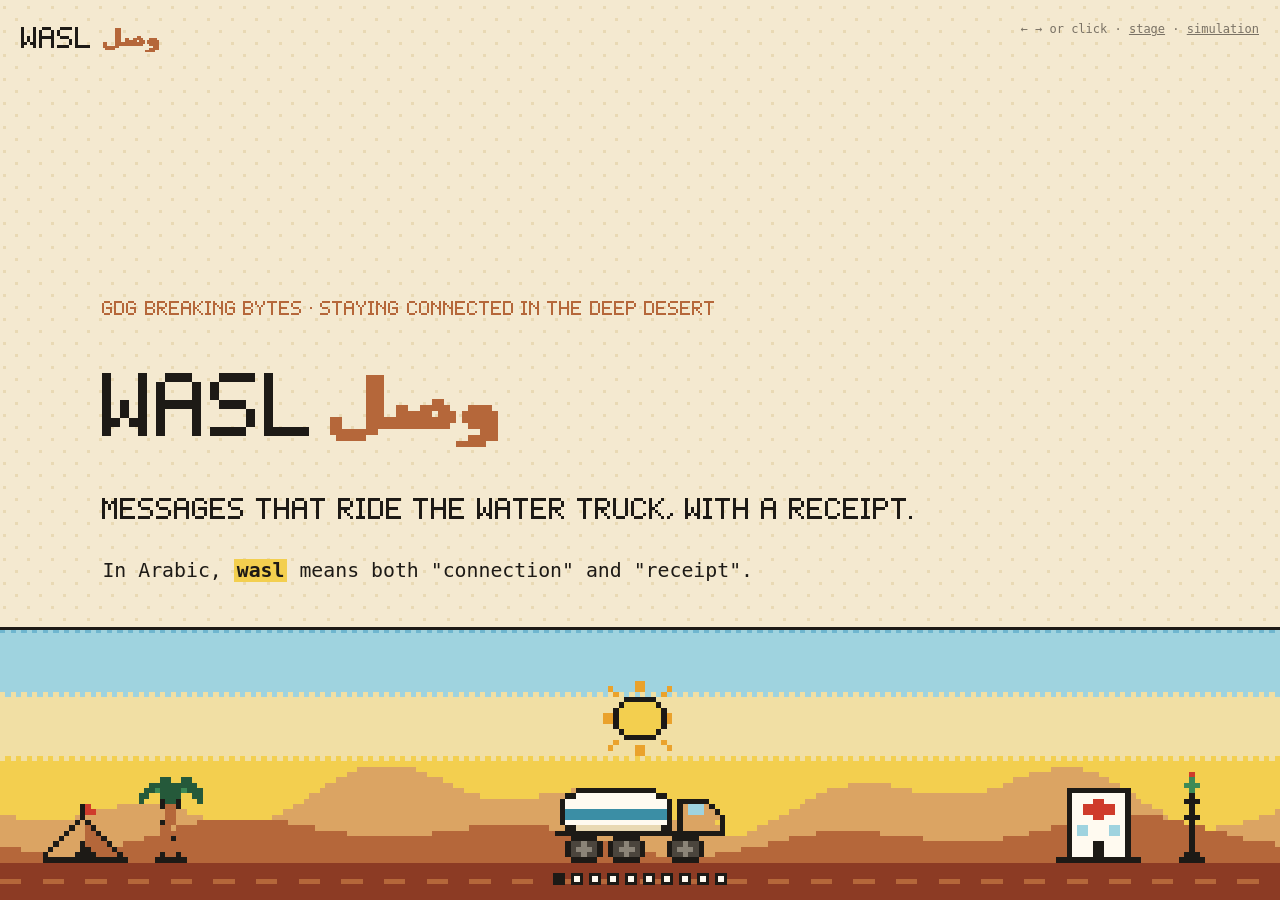
<file: docs/index.html>
<!doctype html>
<html lang="en">
<head>
<meta charset="utf-8">
<meta name="viewport" content="width=device-width,initial-scale=1">
<title>Wasl · Pitch</title>
<link rel="stylesheet" href="common.css"><link rel="stylesheet" href="pixel.css" data-skin>
<style>
body{overflow:hidden}
section{display:none;position:absolute;inset:0;padding:9vh 8vw 11vh;flex-direction:column;justify-content:center}
section.cur{display:flex}
.k{color:var(--clay);margin-bottom:3vh}
.lead{font-size:clamp(15px,1.55vw,22px);line-height:1.5;max-width:56ch;margin-top:3.5vh}
.lead b{background:var(--yellow);padding:0 3px}
.row2{display:grid;grid-template-columns:1.15fr .85fr;gap:6vw;align-items:center}
.strip{position:absolute;left:0;right:0;bottom:0;border-top:var(--u) solid var(--ink)}
.strip canvas{max-height:30vh;object-fit:cover;object-position:bottom}
.flow{display:flex;align-items:center;margin-top:5vh;max-width:1000px}
.stop{flex:none;width:210px;padding:18px 9px;text-align:center}
.stop small{display:block;margin-top:9px;font-size:14px;color:var(--ink)}
.dash{flex:1;border-top:var(--u) dashed var(--ink);position:relative}
.dash::after{content:"";position:absolute;top:-9px;width:15px;height:15px;background:var(--amber);border:var(--u) solid var(--ink);animation:run 2s steps(9) infinite}
.dash.back::after{animation-direction:reverse}
@keyframes run{from{left:0}to{left:calc(100% - 15px)}}
.tk{position:relative;max-width:420px;padding:21px}
.tk .perf{border-top:var(--u) dashed var(--ink);margin:18px -21px 15px}
.tk .who2{max-width:62%;margin:12px 0}
.stamp{position:absolute;right:15px;top:15px;padding:6px 9px;border:var(--u) solid var(--green);outline:var(--u) solid var(--green);outline-offset:var(--u);color:var(--green);text-align:center;background:var(--paper)}
.tiles{display:grid;grid-template-columns:repeat(3,1fr);gap:9px;max-width:420px}
.tiles .box{padding:18px 6px;text-align:center}
.ledger{margin-top:4vh;border-top:var(--u) solid var(--ink);max-width:1100px}
.ledger>div{display:grid;grid-template-columns:minmax(190px,auto) 1fr;gap:30px;align-items:center;padding:2.2vh 0;border-bottom:1px dashed var(--mute);font-size:clamp(14px,1.35vw,19px)}
.ledger small{font-size:.85em;display:block;margin-top:3px}
.fine{font-size:12.5px;color:var(--mute);margin-top:3vh;max-width:80ch}
.links{display:flex;gap:9px;margin-top:5vh;flex-wrap:wrap}
.links .btn{font-size:16px;padding:12px 18px}
.nav{position:fixed;left:0;right:0;bottom:15px;display:flex;justify-content:center;gap:6px;z-index:5}
.nav i{width:12px;height:12px;border:var(--u) solid var(--ink);background:var(--paper);cursor:pointer}.nav i.cur{background:var(--ink)}
.corner{position:fixed;top:15px;left:21px;z-index:5}.hint{position:fixed;top:21px;right:21px;z-index:5;color:var(--mute);font-size:12px}
.night{max-width:440px}
.night .dlg{padding:12px;border-top:var(--u) solid var(--ink)}
</style>
</head>
<body>
<div class="corner"><span data-brand="3"></span></div>
<div class="hint">← → or click · <a href="live.html">stage</a> · <a href="sim.html">simulation</a></div>

<section>
  <div class="k" data-h="k">GDG Breaking Bytes · Staying connected in the deep desert</div>
  <div><span data-brand="12" id="bigbrand"></span></div>
  <div style="margin-top:4vh" data-h="3">Messages that ride the water truck, with a receipt.</div>
  <p class="lead">In Arabic, <b>wasl</b> means both "connection" and "receipt".</p>
  <div class="strip"><canvas class="px" id="sc1"></canvas></div>
</section>

<section><div class="row2"><div>
  <div class="k" data-h="k">The problem</div>
  <div data-h="1">Silence makes people walk.</div>
  <p class="lead">You send an SOS with no signal. <b>Nothing answers.</b> So you leave your vehicle to look for coverage, and the walk is what kills. Getting a message out is half the problem. <b>Knowing it arrived</b> is the other half.</p></div>
  <div class="box night"><canvas class="px" id="sc2"></canvas><div class="dlg"><div data-h="3">No truck nearby.</div></div></div></div>
</section>

<section>
  <div class="k" data-h="k">The idea</div>
  <div data-h="2">The truck already goes there.</div>
  <div class="flow"><div class="stop box"><span data-sp="phone,6"></span><small>Camp phone<br>no signal, no app store</small></div><div class="dash"></div>
    <div class="stop box"><span data-sp="truck,5"></span><small>Water truck<br>Raspberry Pi hotspot in the cab</small></div><div class="dash"></div>
    <div class="stop box"><span data-sp="clinic,6"></span><small>Clinic in town<br>replies ride back</small></div></div>
  <p class="lead">No towers, no airtime, no new habit. The water truck visits every camp on a schedule. We put a <b>$60 computer</b> in its cab.</p>
</section>

<section><div class="row2"><div>
  <div class="k" data-h="k">The product is the receipt</div>
  <div data-h="2">Proof that someone knows.</div>
  <p class="lead">The moment the truck takes your message, your phone gets a custody receipt and an honest forecast, learned from <b>that truck's own last 40 trips</b>. Delivered, read and answered each come back as another receipt.</p></div>
  <div class="tk box"><div class="stamp"><div id="stAr"></div><div data-px="2">OK ✓</div></div><div data-px="2">Receipt · 21:43</div><div class="who2" data-px="2">Truck 7 has your message</div><div data-px="4">Stay where you are.</div><div class="perf"></div><p>Reaches the clinic: likely by 03:53 · 9 of 10 trips arrive by 05:38</p></div></div>
</section>

<section><div class="row2"><div>
  <div class="k" data-h="k">For people who do not read</div>
  <div data-h="2">Six pictures. Hold to send.</div>
  <p class="lead">Every status can be <b>read aloud</b>. Arabic and English. The sky is the signal bar: night means no truck, day means the truck is here.</p></div>
  <div class="tiles"><div class="box" data-sp="aid,5"></div><div class="box" data-sp="sick,5"></div><div class="box" data-sp="water,5"></div><div class="box" data-sp="car,5"></div><div class="box" data-sp="camel,5"></div><div class="box" data-sp="compass,5"></div></div></div>
</section>

<section>
  <div class="k" data-h="k">When the link is weak or drops</div>
  <div data-h="2">The SOS goes first. The photo resumes.</div>
  <div class="ledger">
    <div><span data-h="2">172 B</span><div><b>Priority order.</b> Life-threatening first, photos last. The whole SOS crosses before a single photo chunk.</div></div>
    <div><span data-h="2">82%</span><div><b>Resume, never restart.</b> The truck drove off at 82%. The next contact starts at 82%.</div></div>
    <div><span data-h="2">0</span><div><b>Receipts for half a message.</b> Custody is granted only when a bundle is whole, and storage is freed only when the destination confirms.</div></div>
  </div>
</section>

<section>
  <div class="k" data-h="k">The desert rules</div>
  <div data-h="2">Built for heat, dust and no power.</div>
  <div class="ledger">
    <div><span data-h="3">Power</span><div>5 W from the truck's 12 V socket. Camps need nothing new.</div></div>
    <div><span data-h="3">Heat, dust</span><div>One sealed box in a cab. Nothing mounted in the field.</div></div>
    <div><span data-h="3">Cost</span><div>About $100 per truck, shared by every camp on its route. No fees, no per-user hardware.</div></div>
    <div><span data-h="3">Clock</span><div>A Pi forgets the time. The truck learns it from the first phone it meets.</div></div>
  </div>
</section>

<section>
  <div class="k" data-h="k">Measured in simulation, not in the field</div>
  <div data-h="2">We measured what we promise.</div>
  <div class="ledger">
    <div><span data-h="2" style="color:var(--green)">~86%</span><div><b>Promises kept.</b> The receipt says "9 of 10". Measured across 27 simulated camps and 3 trucks.</div></div>
    <div><span data-h="2" style="color:var(--clay)">~33 h</span><div><b>Median SOS to town.</b> About 24 h when 12 other vehicles carry Wasl. Today the number is "never".</div></div>
    <div><span data-h="2" style="color:var(--red)">81 km</span><div><b>To the nearest signal</b> from the average simulated camp. About 20 hours on foot, with no way to know anyone heard.</div></div>
  </div>
  <p class="fine">Camp positions, trip times and the forecast's history are simulated and labelled so in the product. The node, the sync, the receipts and the resume are real code you can watch run.</p>
</section>

<section>
  <div class="k" data-h="k">How it gets deployed</div>
  <div data-h="2">One truck. Six camps. Four weeks.</div>
  <div class="ledger">
    <div><span data-h="3">1 · Pilot</span><div>One water contractor, one route, one clinic. The driver does nothing new: the box powers on with the engine.</div></div>
    <div><span data-h="3">2 · Route</span><div>Every truck on the route, same software. More carriers mean shorter waits, and the forecast learns each truck separately.</div></div>
    <div><span data-h="3">3 · Then</span><div>Any vehicle as a carrier, a native app for phone-to-phone relay, and a satellite messenger on the truck for life-threatening bundles only.</div></div>
  </div>
</section>

<section>
  <div class="k" data-h="k">Wasl</div>
  <div data-h="1">It arrived.</div>
  <p class="lead">A connection is only worth something when you know it worked.</p>
  <div class="links"><a class="btn on" href="live.html">Live demo</a><a class="btn" href="sim.html">Network simulation</a><a class="btn" href="live.html">Clinic console</a></div>
</section>

<div class="nav" id="nav"></div>
<script>
// pixel sizes are whole numbers, so pick the type scale once from the screen width
{ const big = innerWidth > 1300, T = {1: big ? 11 : 8, 2: big ? 7 : 5, 3: big ? 4 : 3, k: 2};
  document.querySelectorAll('[data-h]').forEach(el => el.dataset.px = T[el.dataset.h]);
  if (!big) document.getElementById('bigbrand').dataset.brand = 9; }
</script>
<script src="common.js"></script>
<script>
$('#stAr').innerHTML = px('وصل', 4);
Scene($('#sc2'), 'phone');
let hop = 0; const s1 = Scene($('#sc1'), 'route'); setInterval(() => s1.set({pos: ['camp', 'road', 'town', 'road'][hop++ % 4]}), 3500);
const S = $$('section'), nav = $('#nav');
let i = Math.min(S.length - 1, Math.max(0, (+location.hash.slice(1) || 1) - 1));
nav.innerHTML = S.map(() => '<i></i>').join('');
function go(n) { i = Math.max(0, Math.min(S.length - 1, n)); S.forEach((s, j) => s.classList.toggle('cur', j === i)); [...nav.children].forEach((d, j) => d.classList.toggle('cur', j === i)); history.replaceState(null, '', '#' + (i + 1)); }
addEventListener('keydown', e => { if (['ArrowRight', ' ', 'PageDown', 'Enter'].includes(e.key)) go(i + 1); if (['ArrowLeft', 'PageUp', 'Backspace'].includes(e.key)) go(i - 1); });
addEventListener('click', e => { if (e.target.closest('a')) return; const dot = e.target.closest('#nav i'); if (dot) return go([...nav.children].indexOf(dot)); go(i + (e.clientX > innerWidth * .3 ? 1 : -1)); });
addEventListener('hashchange', () => go((+location.hash.slice(1) || 1) - 1));
go(i);
</script>
</body>
</html>
</file>
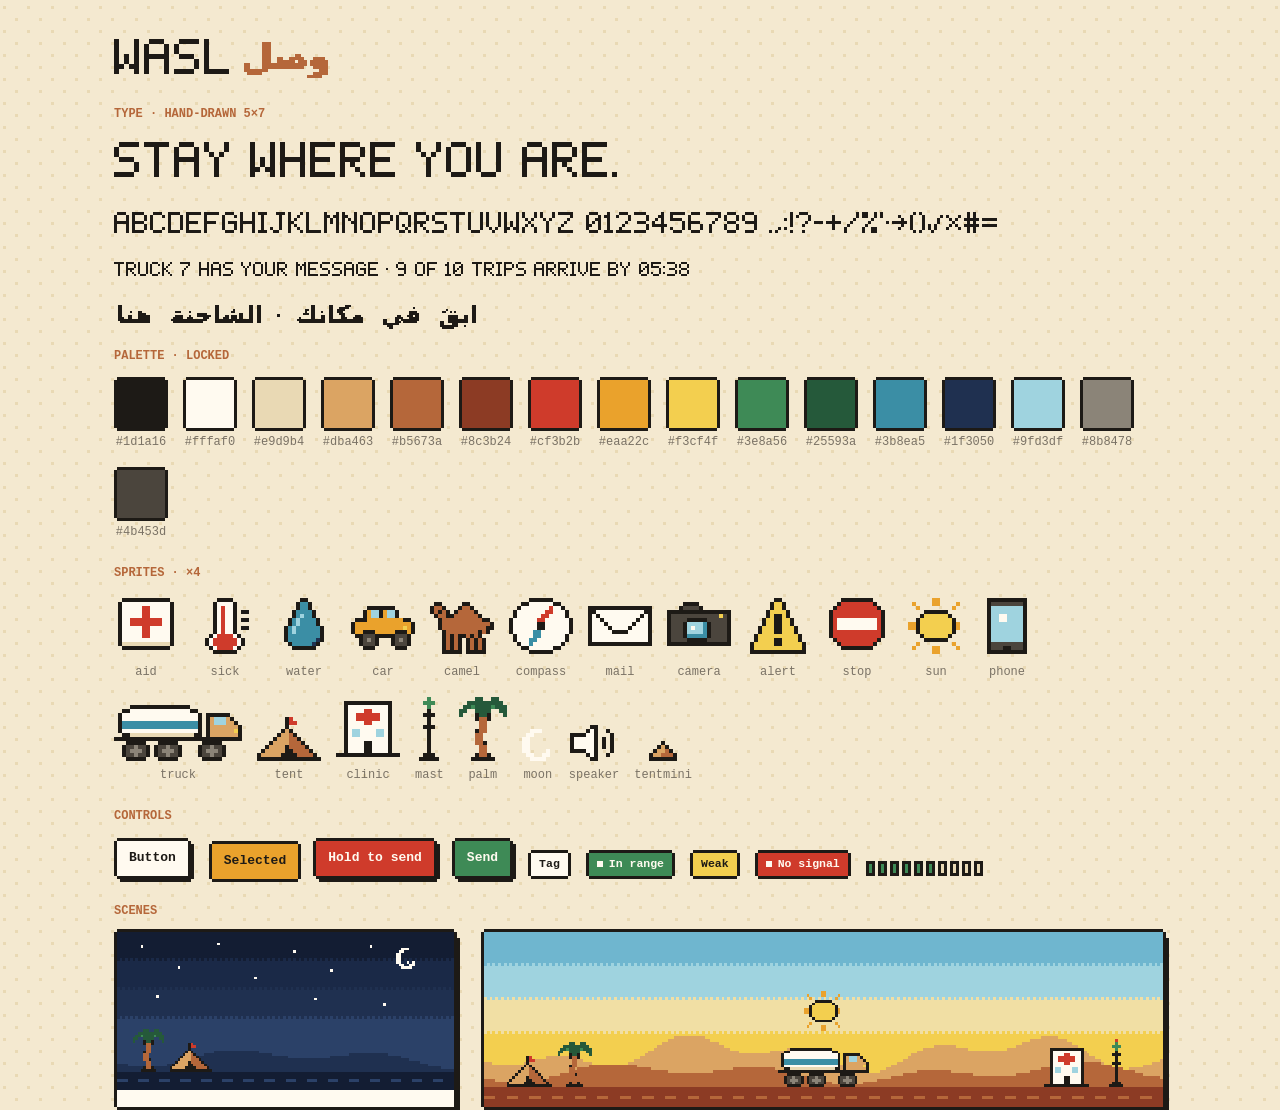
<file: docs/kit.html>
<!doctype html>
<html lang="en"><head><meta charset="utf-8"><meta name="viewport" content="width=device-width,initial-scale=1"><title>Wasl · Kit</title>
<link rel="stylesheet" href="common.css"><link rel="stylesheet" href="pixel.css" data-skin>
<style>body{padding:24px;max-width:1100px;margin:0 auto}.row{display:flex;flex-wrap:wrap;gap:15px;align-items:flex-end;margin:12px 0 24px}.cell{text-align:center}.cell small{display:block;margin-top:6px}.sw{width:48px;height:48px}.two{display:grid;grid-template-columns:1fr 2fr;gap:24px}</style></head>
<body>
<div data-brand="5"></div>
<p class="lab">Type · hand-drawn 5×7</p>
<div data-px="5">Stay where you are.</div><br><div data-px="3">ABCDEFGHIJKLMNOPQRSTUVWXYZ 0123456789 .,:!?-+/%'·>()✓×#=</div><br><div data-px="2">Truck 7 has your message · 9 of 10 trips arrive by 05:38</div><br><div data-px="3">ابقَ في مكانك · الشاحنة هنا</div>
<p class="lab">Palette · locked</p><div class="row" id="pal"></div>
<p class="lab">Sprites · ×4</p><div class="row" id="spr"></div>
<p class="lab">Controls</p>
<div class="row"><button class="btn">Button</button><button class="btn on">Selected</button><button class="btn red">Hold to send</button><button class="btn green">Send</button><span class="tag">Tag</span><span class="tag ok"><i></i>In range</span><span class="tag warn">Weak</span><span class="tag bad"><i></i>No signal</span><span id="bar"></span></div>
<p class="lab">Scenes</p>
<div class="two"><div class="box"><canvas class="px" id="s1"></canvas></div><div class="box"><canvas class="px" id="s2"></canvas></div></div>
<script src="common.js"></script>
<script>
$('#pal').innerHTML = Object.entries(PAL).map(([k, c]) => `<div class="cell"><div class="sw box flat" style="background:${c}"></div><small>${c}</small></div>`).join('');
$('#spr').innerHTML = Object.keys(SPR).map(n => `<div class="cell">${sp(n, 4)}<small>${n}</small></div>`).join('');
$('#bar').innerHTML = pbar(60);
const a = Scene($('#s1'), 'phone'), b = Scene($('#s2'), 'route'); let i = 0;
setInterval(() => { i++; a.set({on: i % 2 === 1}); b.set({pos: ['camp', 'road', 'town'][i % 3], weak: i % 2 === 0}); }, 4000);
</script></body></html>
</file>
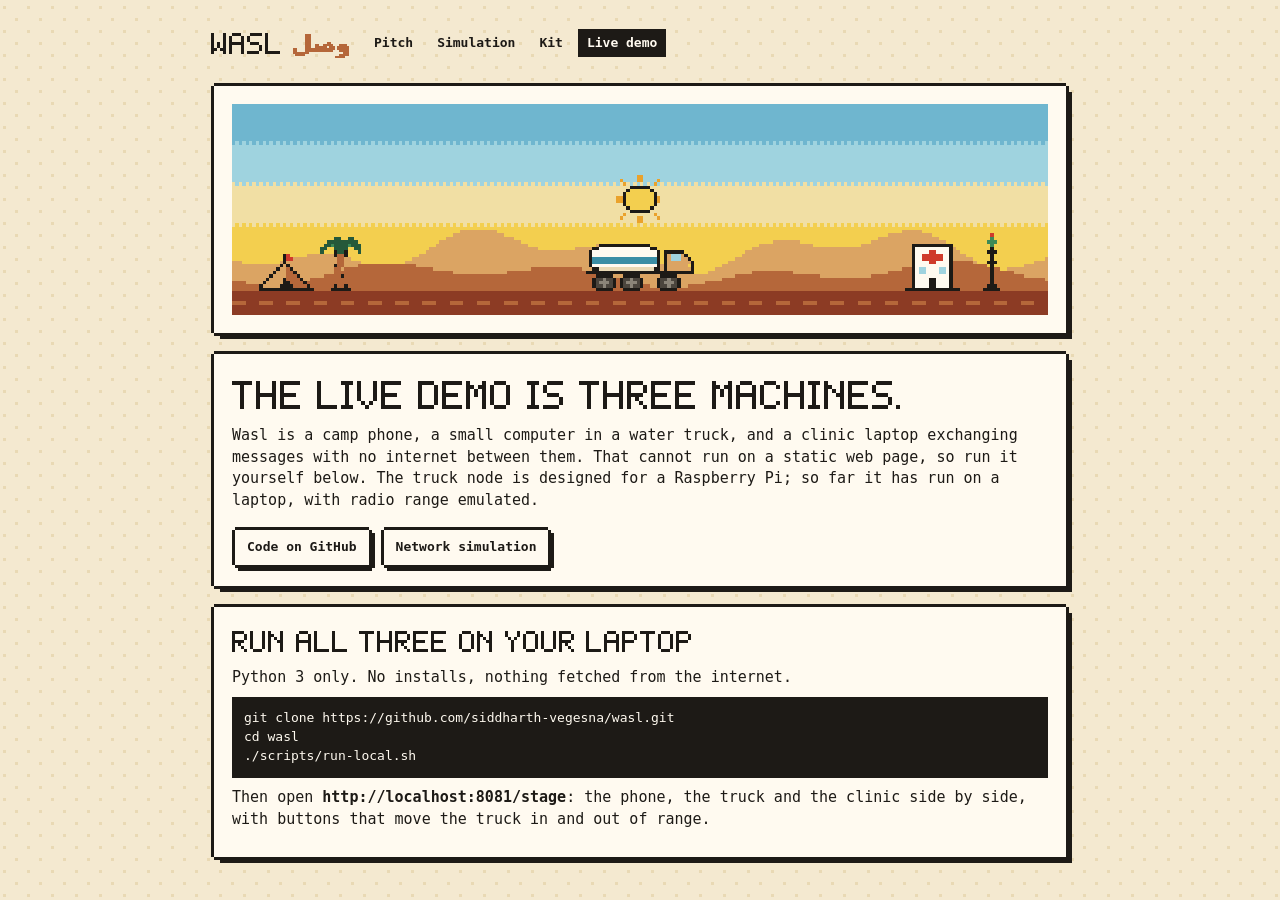
<file: docs/live.html>
<!doctype html>
<html lang="en"><head><meta charset="utf-8"><meta name="viewport" content="width=device-width,initial-scale=1"><title>Wasl · Live demo</title>
<link rel="stylesheet" href="common.css"><link rel="stylesheet" href="pixel.css" data-skin>
<style>body{padding:21px;max-width:900px;margin:0 auto}.bar{display:flex;align-items:center;gap:12px;flex-wrap:wrap;margin-bottom:21px}
.box{padding:18px;margin-bottom:21px}pre{background:var(--ink);color:var(--paper);padding:12px;overflow:auto;margin:9px 0;font-family:var(--mono)}
p{margin:9px 0;font-size:15px}.links{display:flex;gap:9px;flex-wrap:wrap;margin-top:15px}</style></head>
<body>
<div class="bar"><span data-brand="3"></span><nav class="top"><a href="index.html">Pitch</a><a href="sim.html">Simulation</a><a href="kit.html">Kit</a><a class="cur" href="live.html">Live demo</a></nav></div>
<div class="box"><canvas class="px" id="sc"></canvas></div>
<div class="box">
  <div data-px="4">The live demo is three machines.</div>
  <p>Wasl is a camp phone, a small computer in a water truck, and a clinic laptop exchanging messages with no internet between them. That cannot run on a static web page, so run it yourself below. The truck node is designed for a Raspberry Pi; so far it has run on a laptop, with radio range emulated.</p>
  <div class="links"><a class="btn" href="https://github.com/siddharth-vegesna/wasl">Code on GitHub</a><a class="btn" href="sim.html">Network simulation</a></div>
</div>
<div class="box">
  <div data-px="3">Run all three on your laptop</div>
  <p>Python 3 only. No installs, nothing fetched from the internet.</p>
  <pre>git clone https://github.com/siddharth-vegesna/wasl.git
cd wasl
./scripts/run-local.sh</pre>
  <p>Then open <b>http://localhost:8081/stage</b>: the phone, the truck and the clinic side by side, with buttons that move the truck in and out of range.</p>
</div>
<script src="common.js"></script>
<script>const s = Scene($('#sc'), 'route'); let i = 0; setInterval(() => s.set({pos: ['camp', 'road', 'town', 'road'][i++ % 4]}), 3500);</script>
</body></html>
</file>
<file: docs/common.css>
/* Bare structure. No decoration lives here: open any page with ?bare to see only this. */
:root{
  --u:3px;                                   /* the one pixel size: every border, gap and shadow is a multiple */
  --bg:#fff; --paper:#fff; --paper2:#eee; --ink:#111; --mute:#666; --line:#111; --shade:transparent;
  --accent:#ddd; --red:#b00; --amber:#b60; --yellow:#dd0; --green:#070; --teal:#067; --navy:#124; --sand:#ccc; --clay:#888;
  --mono:ui-monospace,"SF Mono",Menlo,Consolas,"Geeza Pro","Noto Sans Arabic",monospace;
  --font:system-ui,sans-serif;
}
*{box-sizing:border-box;margin:0;padding:0;-webkit-tap-highlight-color:transparent}
html,body{height:100%}
body{background:var(--bg);color:var(--ink);font-family:var(--font);font-size:14px;line-height:1.45}
button{font:inherit;color:inherit;background:none;border:0;cursor:pointer}
input,textarea{font:inherit;color:inherit;background:var(--paper);border:1px solid var(--line);padding:9px;outline:0;border-radius:0}
small{color:var(--mute);font-size:12px}
a{color:inherit}
img.sp{image-rendering:pixelated;image-rendering:crisp-edges;vertical-align:middle;flex:none}
canvas.px{image-rendering:pixelated;display:block;width:100%;height:auto}
.px{display:inline}
.px svg{display:inline-block;vertical-align:middle;shape-rendering:crispEdges;fill:currentColor}
.box{background:var(--paper);border:1px solid var(--line)}
.btn{display:inline-flex;align-items:center;justify-content:center;gap:8px;padding:8px 12px;border:1px solid var(--line);background:var(--paper);text-decoration:none}
.btn.on{background:var(--accent)}
.tag{display:inline-flex;align-items:center;gap:6px;padding:2px 8px;border:1px solid var(--line);font-size:12px;white-space:nowrap;background:var(--paper)}
.seg{display:inline-flex;gap:9px;flex-wrap:wrap}
.brand{display:inline-flex;align-items:center;gap:9px;font-weight:700;font-size:18px;white-space:nowrap}
nav.top{display:flex;gap:6px;flex-wrap:wrap}
nav.top a{padding:4px 9px;text-decoration:none;border:1px solid transparent}
nav.top a.cur{border-color:var(--line)}
.lab{font-size:12px;font-weight:700;text-transform:uppercase;letter-spacing:.08em;color:var(--mute);margin:16px 0 9px}
.pbar{display:inline-flex;gap:var(--u);vertical-align:middle}
.pbar i{width:9px;height:12px;border:1px solid var(--line)}
.pbar i.on{background:var(--ink)}
.trail{list-style:none}
.trail li{position:relative;padding:0 0 12px 24px}
.trail li::before{content:"";position:absolute;left:0;top:3px;width:12px;height:12px;background:var(--green)}
.trail li.todo::before{background:none;border:var(--u) solid var(--mute)}
.trail li.next::before{background:var(--amber)}
.trail li::after{content:"";position:absolute;left:4.5px;top:18px;bottom:0;width:var(--u);background:var(--ink)}
.trail li:last-child::after{display:none}
.trail time{float:right;color:var(--mute);font-size:12px}
.trail small{display:block}
[dir=rtl] .trail li{padding:0 24px 12px 0}[dir=rtl] .trail li::before{left:auto;right:0}[dir=rtl] .trail li::after{left:auto;right:4.5px}[dir=rtl] .trail time{float:left}
</file>
<file: docs/pixel.css>
/* The skin. One locked palette, one pixel size, hard edges. No gradients, no blur, no glow, no rounded corners. */
:root{
  --bg:#f4e9d0; --paper:#fffaf0; --paper2:#e9d9b4; --ink:#1d1a16; --mute:#7a7265; --line:#1d1a16; --shade:#1d1a16;
  --accent:#eaa22c; --red:#cf3b2b; --amber:#eaa22c; --yellow:#f3cf4f; --green:#3e8a56; --teal:#3b8ea5; --navy:#1f3050; --sand:#dba463; --clay:#b5673a;
  --font:var(--mono);
}
body{font-size:13px;
  background-image:url("data:image/svg+xml;utf8,<svg xmlns='http://www.w3.org/2000/svg' width='24' height='24' shape-rendering='crispEdges'><rect x='3' y='6' width='3' height='3' fill='%23e9d9b4'/><rect x='15' y='18' width='3' height='3' fill='%23e9d9b4'/></svg>")}
::selection{background:var(--ink);color:var(--paper)}
input,textarea{border:var(--u) solid var(--ink)}
input:focus,textarea:focus{background:#fff}

/* pixel-notched border: four hard shadows leave the corners open, a fifth is the drop shadow */
.box,.btn,.tag{border:0;margin:var(--u)}
.box{box-shadow:0 calc(var(--u)*-1) 0 0 var(--line),0 var(--u) 0 0 var(--line),calc(var(--u)*-1) 0 0 0 var(--line),var(--u) 0 0 0 var(--line),calc(var(--u)*2) calc(var(--u)*2) 0 0 var(--shade)}
.box.flat{box-shadow:0 calc(var(--u)*-1) 0 0 var(--line),0 var(--u) 0 0 var(--line),calc(var(--u)*-1) 0 0 0 var(--line),var(--u) 0 0 0 var(--line)}
.btn{font-weight:700;box-shadow:0 calc(var(--u)*-1) 0 0 var(--line),0 var(--u) 0 0 var(--line),calc(var(--u)*-1) 0 0 0 var(--line),var(--u) 0 0 0 var(--line),var(--u) calc(var(--u)*2) 0 0 var(--shade),calc(var(--u)*2) var(--u) 0 0 var(--shade)}
.btn:hover{background:var(--paper2)}
.btn:active,.btn.on{transform:translate(var(--u),var(--u));box-shadow:0 calc(var(--u)*-1) 0 0 var(--line),0 var(--u) 0 0 var(--line),calc(var(--u)*-1) 0 0 0 var(--line),var(--u) 0 0 0 var(--line)}
.btn.on,.btn.on:hover{background:var(--accent)}
.btn.red{background:var(--red);color:var(--paper)}
.btn.green{background:var(--green);color:var(--paper)}
.tag{font-weight:700;font-size:11.5px;padding:3px 8px;box-shadow:0 calc(var(--u)*-1) 0 0 var(--line),0 var(--u) 0 0 var(--line),calc(var(--u)*-1) 0 0 0 var(--line),var(--u) 0 0 0 var(--line)}
.tag.ok{background:var(--green);color:var(--paper)}
.tag.warn{background:var(--yellow)}
.tag.bad{background:var(--red);color:var(--paper)}
.tag i{width:6px;height:6px;background:currentColor;animation:blink 1s steps(1) infinite}
nav.top a{font-weight:700;border:0;padding:5px 9px}
nav.top a.cur{background:var(--ink);color:var(--paper)}
nav.top a:hover{text-decoration:underline;text-decoration-thickness:var(--u);text-underline-offset:4px}
.lab{color:var(--clay);letter-spacing:0}
.pbar i{border:0;width:9px;height:15px;background:var(--paper2);box-shadow:inset 0 0 0 var(--u) var(--ink)}
.pbar i.on{background:var(--green)}
.trail li.next::before{animation:blink 1s steps(1) infinite}
@keyframes blink{50%{opacity:0}}
@keyframes hop{50%{transform:translateY(calc(var(--u)*-1))}}
@keyframes pop{0%{transform:translateY(calc(var(--u)*4))}50%{transform:translateY(calc(var(--u)*-1))}100%{transform:none}}
::-webkit-scrollbar{width:12px;height:12px}::-webkit-scrollbar-track{background:var(--paper2)}::-webkit-scrollbar-thumb{background:var(--ink);border:var(--u) solid var(--paper2)}
</file>
